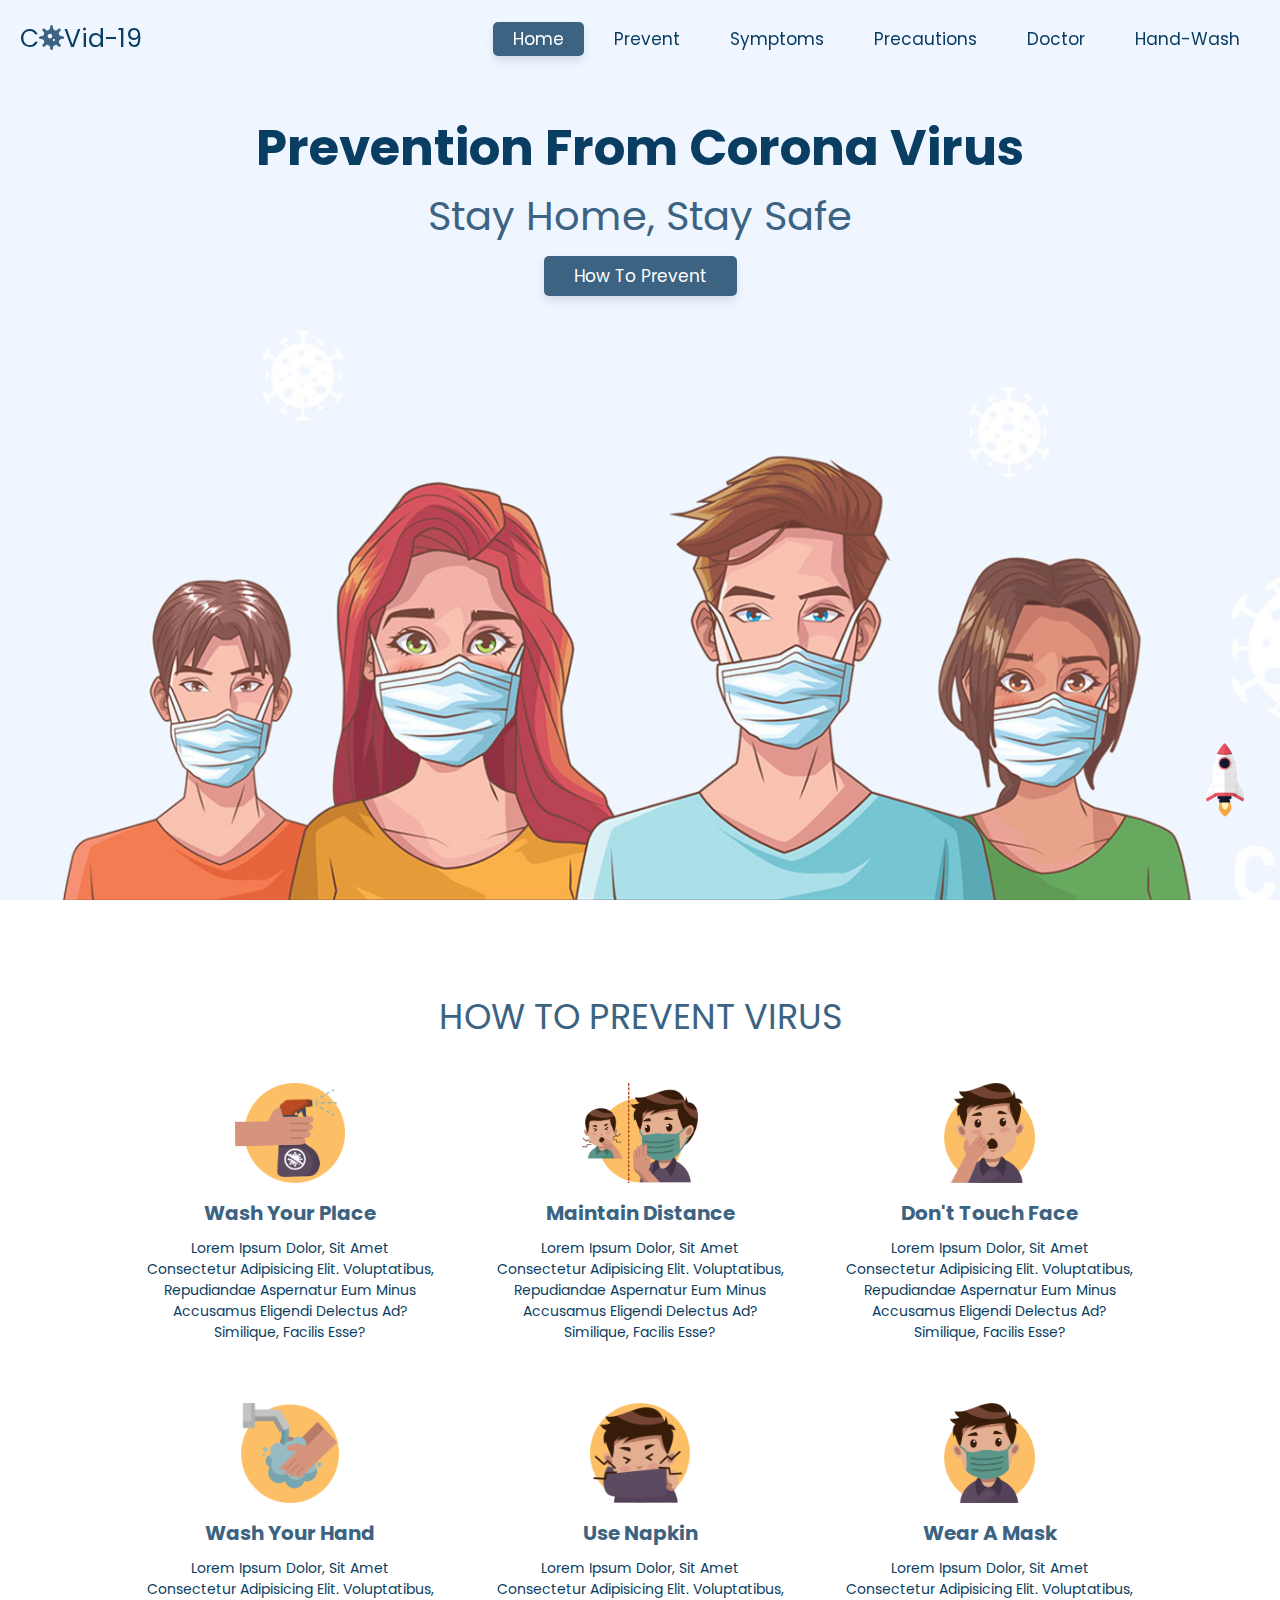
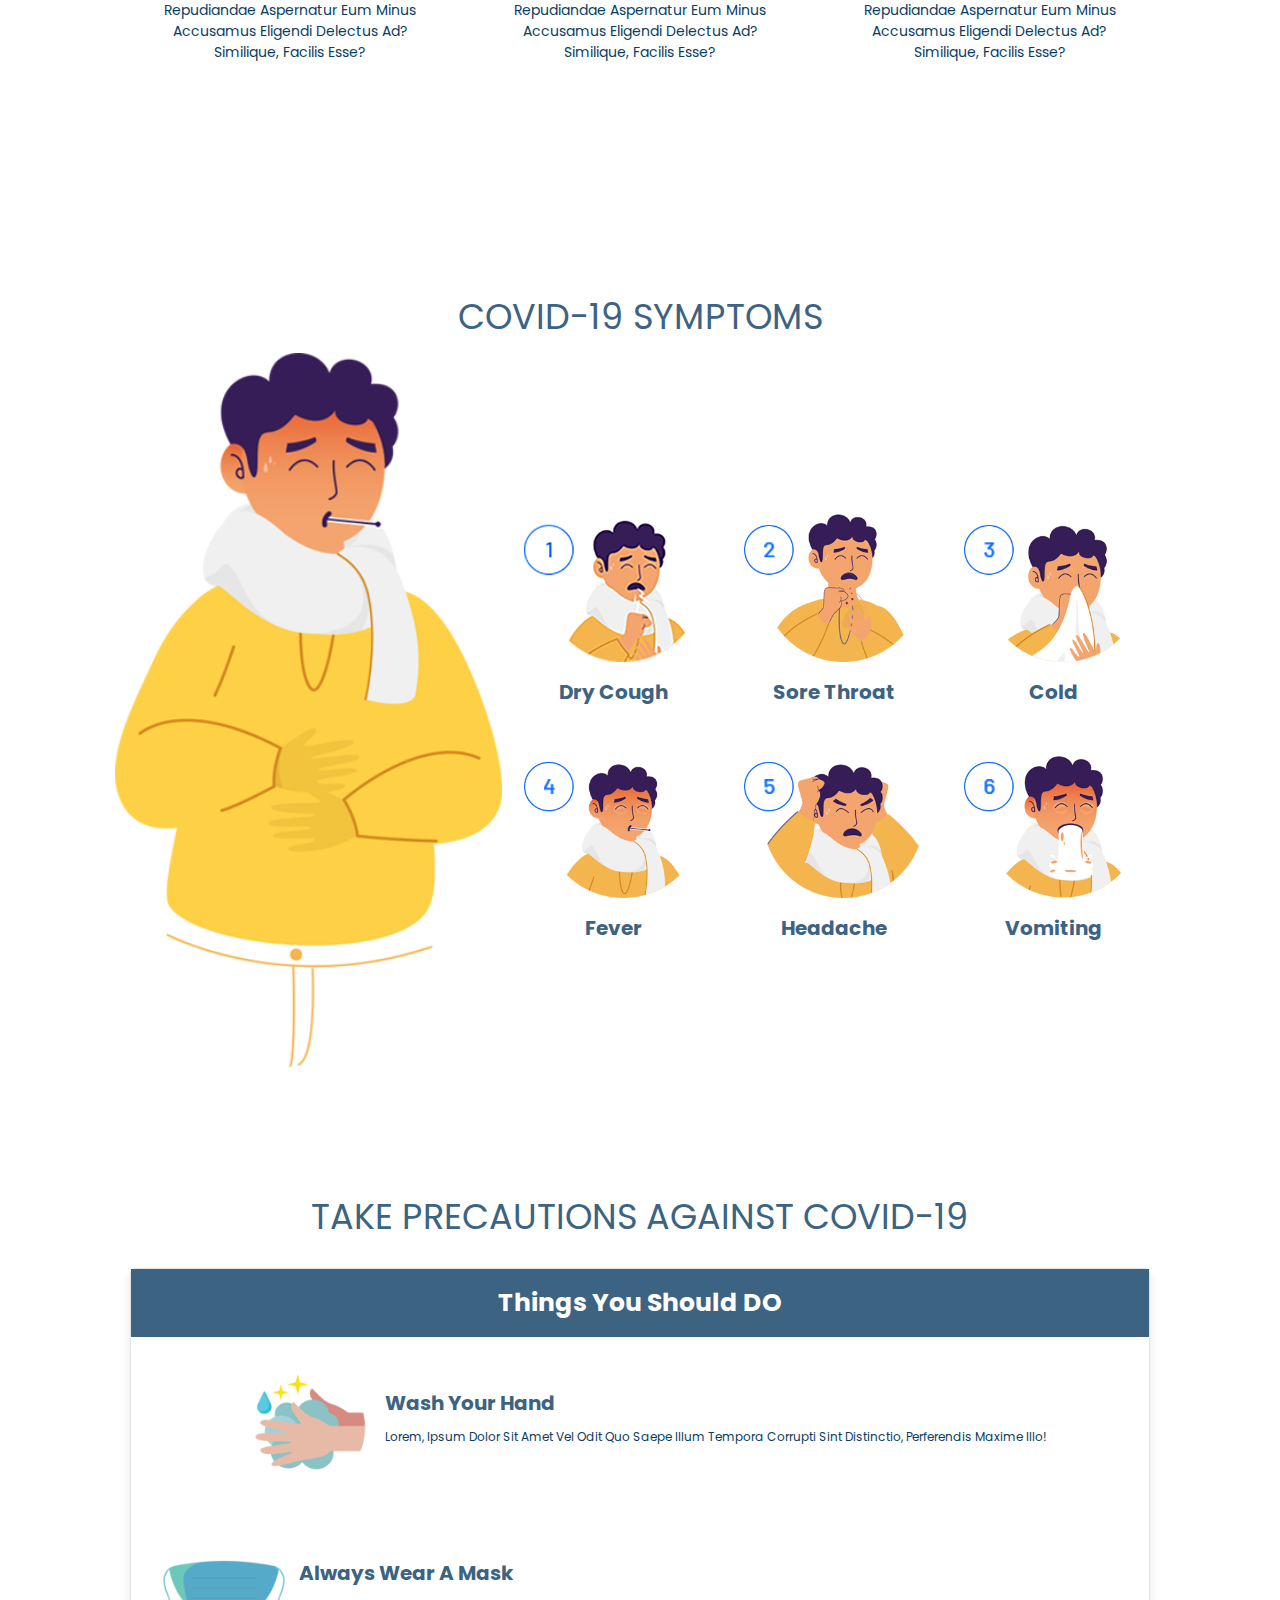
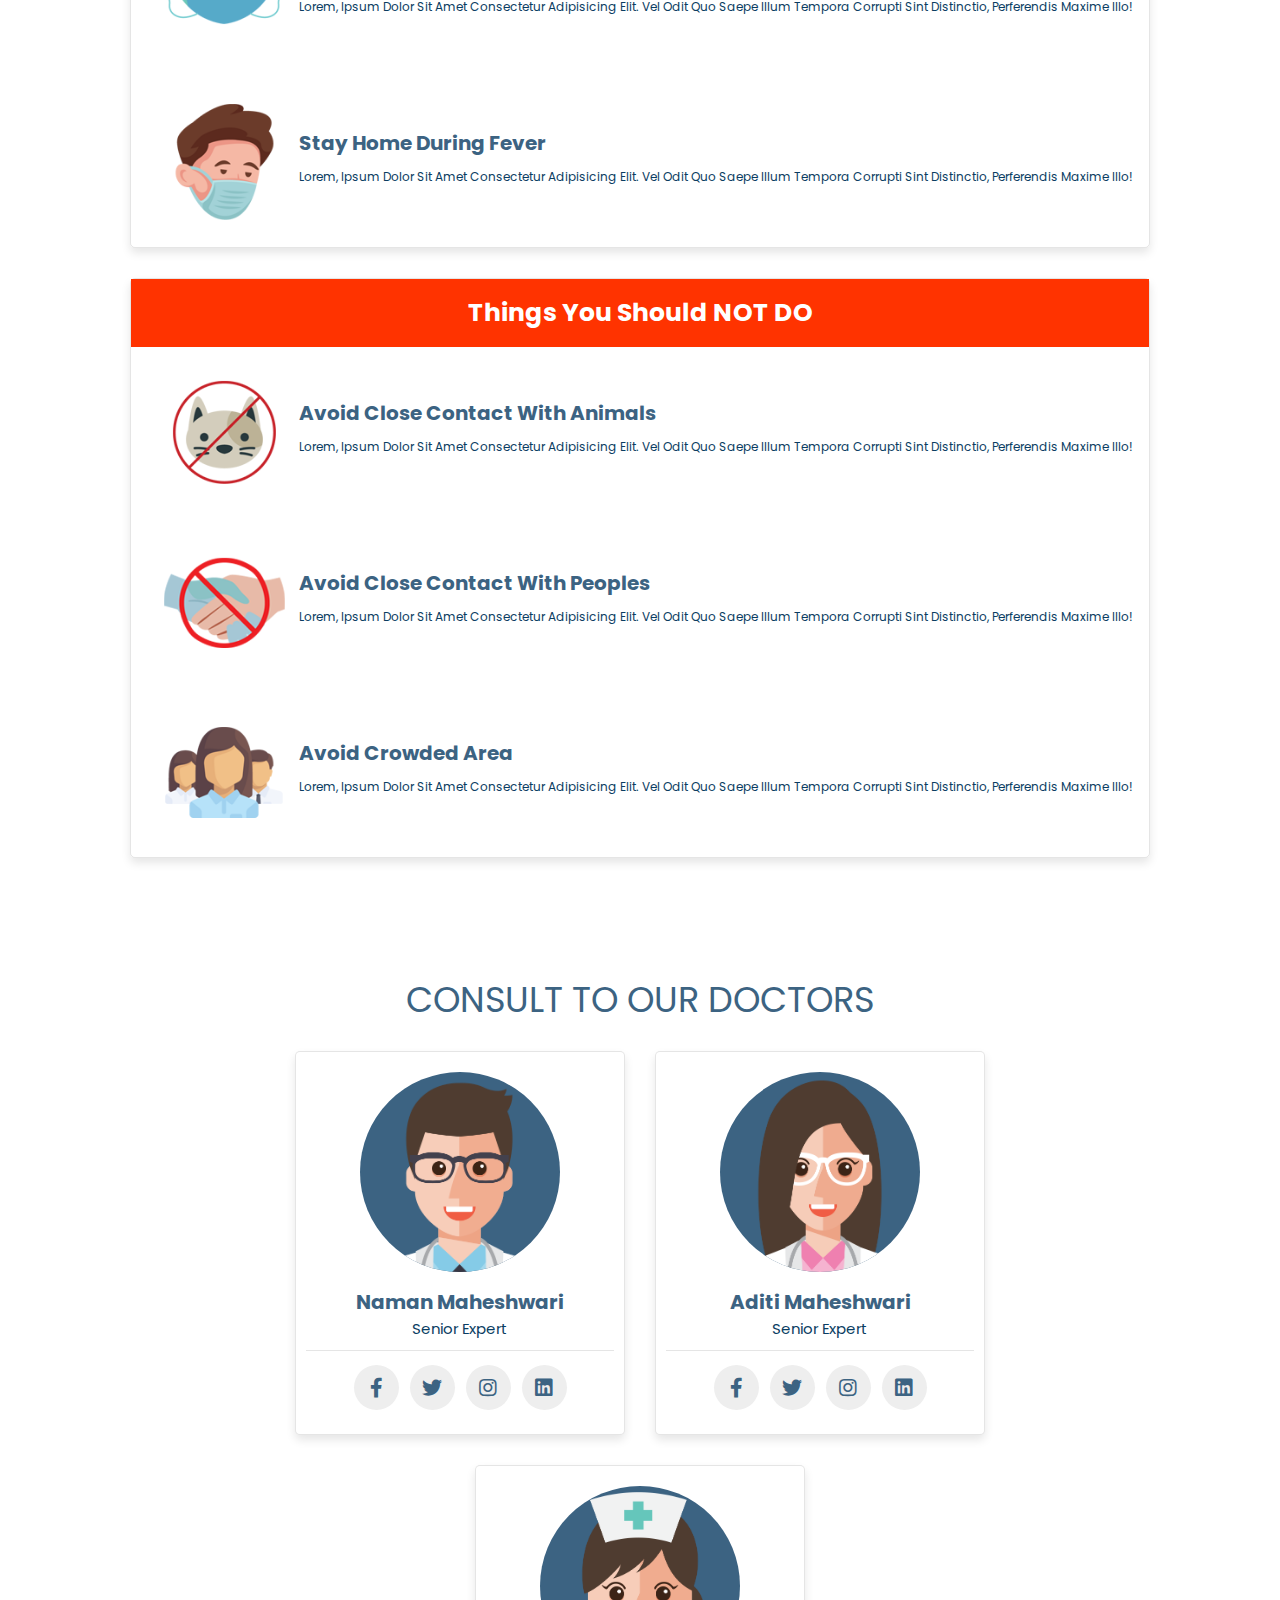
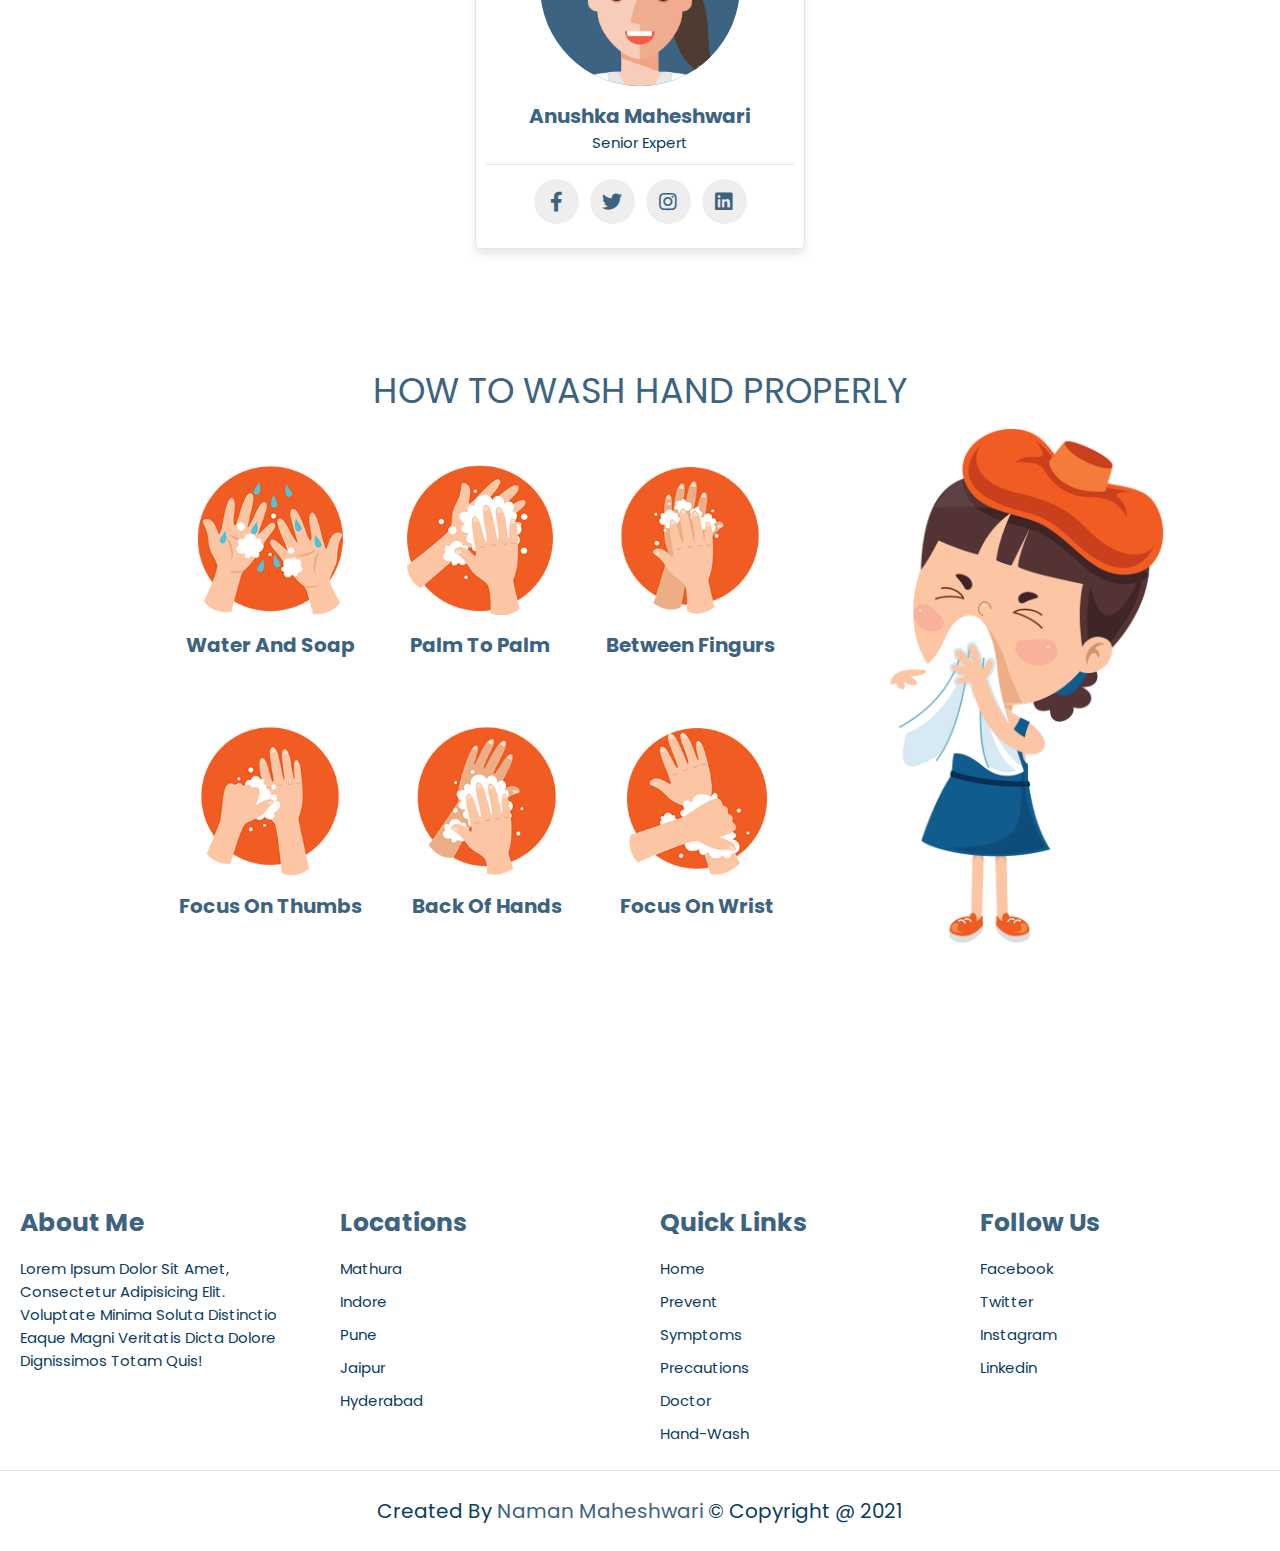
<file: index.html>
<!DOCTYPE html>
<html lang="en">
<head>
    <meta charset="UTF-8">
    <meta name="viewport" content="width=device-width, initial-scale=1.0">
    <title>COVID HELP</title>

    <!-- font awesome cdn link  -->
    <link rel="stylesheet" href="https://cdnjs.cloudflare.com/ajax/libs/font-awesome/5.15.3/css/all.min.css">

    <!-- custom css file link  -->
    <link rel="stylesheet" href="css/style.css">

</head>
<body>
    
<!-- header section starts  -->

<header>

    <a href="#" class="logo">c<span class="fas fa-virus"></span>vid-19</a>

    <div id="menu" class="fas fa-bars"></div>

    <nav class="navbar">
        <a class="active" href="#home">home</a>
        <a href="#prevent">prevent</a>
        <a href="#symptoms">symptoms</a>
        <a href="#precautions">precautions</a>
        <a href="#doctor">doctor</a>
        <a href="#hand-wash">hand-wash</a>
    </nav>

</header>

<!-- header section ends -->

<!-- home section starts  -->

<section class="home" id="home">

    <div class="content">
        <h1>Prevention from Corona Virus</h1>
        <h3>stay home, stay safe</h3>
        <a href="https://www.mohfw.gov.in" class="btn">how to prevent</a>
    </div>

</section>

<!-- home section ends -->

<!-- prevent section starts  -->

<section class="prevent" id="prevent">

    <h1 class="heading"> how to prevent virus </h1>

    <div class="box-container">

        <div class="box">
            <img src="images/pre-1.png" alt="">
            <h3>wash your place</h3>
            <p>Lorem ipsum dolor, sit amet consectetur adipisicing elit. Voluptatibus, repudiandae aspernatur eum minus accusamus eligendi delectus ad? Similique, facilis esse?</p>
        </div>

        <div class="box">
            <img src="images/pre-2.png" alt="">
            <h3>maintain distance</h3>
            <p>Lorem ipsum dolor, sit amet consectetur adipisicing elit. Voluptatibus, repudiandae aspernatur eum minus accusamus eligendi delectus ad? Similique, facilis esse?</p>
        </div>

        <div class="box">
            <img src="images/pre-3.png" alt="">
            <h3>don't touch face</h3>
            <p>Lorem ipsum dolor, sit amet consectetur adipisicing elit. Voluptatibus, repudiandae aspernatur eum minus accusamus eligendi delectus ad? Similique, facilis esse?</p>
        </div>

        <div class="box">
            <img src="images/pre-4.png" alt="">
            <h3>wash your hand</h3>
            <p>Lorem ipsum dolor, sit amet consectetur adipisicing elit. Voluptatibus, repudiandae aspernatur eum minus accusamus eligendi delectus ad? Similique, facilis esse?</p>
        </div>

        <div class="box">
            <img src="images/pre-5.png" alt="">
            <h3>use napkin</h3>
            <p>Lorem ipsum dolor, sit amet consectetur adipisicing elit. Voluptatibus, repudiandae aspernatur eum minus accusamus eligendi delectus ad? Similique, facilis esse?</p>
        </div>

        <div class="box">
            <img src="images/pre-6.png" alt="">
            <h3>wear a mask</h3>
            <p>Lorem ipsum dolor, sit amet consectetur adipisicing elit. Voluptatibus, repudiandae aspernatur eum minus accusamus eligendi delectus ad? Similique, facilis esse?</p>
        </div>

    </div>

</section>

<!-- prevent section ends -->

<!-- symptoms section starts  -->

<section class="symptoms" id="symptoms">

    <h1 class="heading">covid-19 symptoms</h1>

    <div class="column">

        <div class="main-image">
            <img src="images/main-symp-img.png" alt="">
        </div>

        <div class="box-container">

            <div class="box">
                <img src="images/symp-a.png" alt="">
                <h3>dry cough</h3>
            </div>

            <div class="box">
                <img src="images/symp-b.png" alt="">
                <h3>sore throat</h3>
            </div>

            <div class="box">
                <img src="images/symp-c.png" alt="">
                <h3>cold</h3>
            </div>

            <div class="box">
                <img src="images/symp-d.png" alt="">
                <h3>fever</h3>
            </div>

            <div class="box">
                <img src="images/symp-e.png" alt="">
                <h3>headache</h3>
            </div>

            <div class="box">
                <img src="images/symp-f.png" alt="">
                <h3>vomiting</h3>
            </div>

        </div>

    </div>

</section>

<!-- symptoms section ends -->

<!-- precautions section starts  -->

<section class="precautions" id="precautions">

    <h1 class="heading">take precautions against covid-19</h1>

    <div class="column">

        <div class="box-container">

            <h3 class="title">things you should DO</h3>

            <div class="box">
                <img src="images/do-img1.png" alt="">
                <div class="info">
                    <h3>wash your hand</h3>
                    <p>Lorem, ipsum dolor sit amet Vel odit quo saepe illum tempora corrupti sint distinctio, perferendis maxime illo!</p>
                </div>
            </div>

            <div class="box">
                <img src="images/do-img2.png" alt="">
                <div class="info">
                    <h3>always wear a mask</h3>
                    <p>Lorem, ipsum dolor sit amet consectetur adipisicing elit. Vel odit quo saepe illum tempora corrupti sint distinctio, perferendis maxime illo!</p>
                </div>
            </div>

            <div class="box">
                <img src="images/do-img3.png" alt="">
                <div class="info">
                    <h3>stay home during fever</h3>
                    <p>Lorem, ipsum dolor sit amet consectetur adipisicing elit. Vel odit quo saepe illum tempora corrupti sint distinctio, perferendis maxime illo!</p>
                </div>
            </div>

        </div>

        <div class="box-container">

            <h3 class="title">things you should NOT DO</h3>

            <div class="box">
                <img src="images/dont-img1.png" alt="">
                <div class="info">
                    <h3>avoid close contact with animals</h3>
                    <p>Lorem, ipsum dolor sit amet consectetur adipisicing elit. Vel odit quo saepe illum tempora corrupti sint distinctio, perferendis maxime illo!</p>
                </div>
            </div>

            <div class="box">
                <img src="images/dont-img2.png" alt="">
                <div class="info">
                    <h3>avoid close contact with peoples</h3>
                    <p>Lorem, ipsum dolor sit amet consectetur adipisicing elit. Vel odit quo saepe illum tempora corrupti sint distinctio, perferendis maxime illo!</p>
                </div>
            </div>

            <div class="box">
                <img src="images/dont-img3.png" alt="">
                <div class="info">
                    <h3>avoid crowded area</h3>
                    <p>Lorem, ipsum dolor sit amet consectetur adipisicing elit. Vel odit quo saepe illum tempora corrupti sint distinctio, perferendis maxime illo!</p>
                </div>
            </div>

        </div>

    </div>

</section>

<!-- precautions section ends -->

<!-- doctor section start  -->

<section class="doctor" id="doctor">

    <h1 class="heading">consult to our doctors</h1>

    <div class="box-container">

        <div class="box">
            <img src="images/doc1.png" alt="">
            <h3>Naman Maheshwari</h3>
            <span>senior expert</span>
            <div class="share">
               
                
                <a href="https://m.facebook.com/naman.maheshwari.5203" class="fab fa-facebook-f"></a>
                <a href="https://twitter.com/NamanMa70471179" class="fab fa-twitter"></a>
                <a href="https://www.instagram.com/invincible__naman/" class="fab fa-instagram"></a>
                <a href="https://www.linkedin.com/in/naman-maheshwari-a147981a0/" class="fab fa-linkedin"></a>
            </div>
        </div>

        <div class="box">
            <img src="images/doc2.png" alt="">
            <h3>Aditi Maheshwari</h3>
            <span>senior expert</span>
            <div class="share">
               
                
                <a href="https://m.facebook.com/naman.maheshwari.5203" class="fab fa-facebook-f"></a>
                <a href="https://twitter.com/NamanMa70471179" class="fab fa-twitter"></a>
                <a href="https://www.instagram.com/invincible__naman/" class="fab fa-instagram"></a>
                <a href="https://www.linkedin.com/in/naman-maheshwari-a147981a0/" class="fab fa-linkedin"></a>
            </div>
        </div>

        <div class="box">
            <img src="images/doc3.png" alt="">
            <h3>Anushka Maheshwari</h3>
            <span>senior expert</span>
            <div class="share">
              
                
                <a href="https://m.facebook.com/naman.maheshwari.5203" class="fab fa-facebook-f"></a>
                <a href="https://twitter.com/NamanMa70471179" class="fab fa-twitter"></a>
                <a href="https://www.instagram.com/invincible__naman/" class="fab fa-instagram"></a>
                <a href="https://www.linkedin.com/in/naman-maheshwari-a147981a0/" class="fab fa-linkedin"></a>
            </div>
        </div>

    </div>

</section>

<!-- doctor section ends -->

<!-- hand-wash section starts  -->

<section class="hand-wash" id="hand-wash">

    <h1 class="heading">how to wash hand properly</h1>

    <div class="column">

        <div class="box-container">

            <div class="box">
                <img src="images/wash-a.png" alt="">
                <h3>water and soap</h3>
            </div>

            <div class="box">
                <img src="images/wash-b.png" alt="">
                <h3>palm to palm</h3>
            </div>

            <div class="box">
                <img src="images/wash-c.png" alt="">
                <h3>Between Fingurs</h3>
            </div>

            <div class="box">
                <img src="images/wash-d.png" alt="">
                <h3>Focus on Thumbs</h3>
            </div>

            <div class="box">
                <img src="images/wash-e.png" alt="">
                <h3>Back of Hands</h3>
            </div>

            <div class="box">
                <img src="images/wash-f.png" alt="">
                <h3>Focus on wrist</h3>
            </div>

        </div>

        <div class="main-image">
            <img src="images/main-wash-img.png" alt="">
        </div>

    </div>

</section>

<!-- hand-wash section ends -->

<!-- footer section starts  -->

<div class="footer">

    <div class="box-container">

        <div class="box">
            <h3>about me</h3>
            <p>Lorem ipsum dolor sit amet, consectetur adipisicing elit. Voluptate minima soluta distinctio eaque magni veritatis dicta dolore dignissimos totam quis!</p>
        </div>

        <div class="box">
            <h3>locations</h3>
            <a href="#">Mathura</a>
            <a href="#">Indore</a>
            <a href="#">Pune</a>
            <a href="#">Jaipur</a>
            <a href="#">Hyderabad</a>
        </div>

        <div class="box">
            <h3>quick links</h3>
            <a href="#home">home</a>
            <a href="#prevent">prevent</a>
            <a href="#symptoms">symptoms</a>
            <a href="#precautions">precautions</a>
            <a href="#doctor">doctor</a>
            <a href="#hand-wash">hand-wash</a>
        </div>

        <div class="box">
            <h3>follow us</h3>
            <a href="https://m.facebook.com/naman.maheshwari.5203">facebook</a>
            <a href="https://twitter.com/NamanMa70471179">twitter</a>
            <a href="https://www.instagram.com/invincible__naman/">instagram</a>
            <a href="https://www.linkedin.com/in/naman-maheshwari-a147981a0/">linkedin</a>
        </div>

    </div>

    <h1 class="credit"> created by <a href="#">Naman Maheshwari</a> &copy; copyright @ 2021 </h1>

</div>

<!-- footer section ends -->

<!-- scroll top  -->

<a href="#home" class="scroll-top">
    <img src="images/scroll-img.png" alt="">
</a>


<!-- jquery cdn link  -->
<script src="https://cdnjs.cloudflare.com/ajax/libs/jquery/3.6.0/jquery.min.js"></script>

<!-- custom js file link  -->
<script src="js/script.js"></script>


</body>
</html>
</file>
<file: css/style.css>
@import url('https://fonts.googleapis.com/css2?family=Poppins:wght@100;200;300;400&display=swap');

:root{
    --blue:#3c6382;
    --dark-blue:#0a3d62;
}

*{
    font-family: 'Poppins', sans-serif;
    margin:0; padding:0;
    box-sizing: border-box;
    text-decoration: none;
    outline: none;
    border:none;
    text-transform: capitalize;
    transition: all .3s cubic-bezier(.38,1.15,.7,1.12);
}

*::selection{
    background:var(--dark-blue);
    color:#fff;
}

html{
    font-size: 62.5%;
    overflow-x: hidden;
}

section{
    min-height: 100vh;
    padding:1rem 9%;
    padding-top: 8rem;
}

.heading{
    text-align: center;
    color:var(--blue);
    font-size: 3.5rem;
    text-transform: uppercase;
    font-weight: normal;
    padding:1rem;
}

header{
    width:100%;
    display: flex;
    align-items: center;
    justify-content: space-between;
    position: fixed;
    top:0; left:0;
    z-index: 1000;
    padding:2rem;
}

header .logo{
    font-size: 2.5rem;
    color:var(--dark-blue);
}

header .logo span{
    color:var(--blue);
}

header .navbar a{
    font-size: 1.7rem;
    margin-left: .7rem;
    padding:.5rem 2rem;
    border-radius: .5rem;
    color:var(--dark-blue);
}

header .navbar a.active,
header .navbar a:hover{
    background: var(--blue);
    color:#fff;
    box-shadow: 0 .5rem 1rem rgba(0,0,0,.1);
}

header.sticky{
    background:#fff;
    box-shadow: 0 .5rem 1rem rgba(0,0,0,.1);
}

#menu{
    font-size: 3rem;
    color:var(--blue);
    cursor: pointer;
    display: none;
}

.home{
    background:url(../images/home-bg.jpg) no-repeat;
    background-size: cover;
    background-position: center;
    background-attachment: fixed;
}

.home .content{
    text-align: center;
    padding-top: 3rem;
}

.home .content h1{
    font-size: 5rem;
    color:var(--dark-blue);
}

.home .content h3{
    font-size: 4rem;
    color:var(--blue);
    font-weight: normal;
}

.home .content .btn{
    display: inline-block;
    padding:.7rem 3rem;
    color:#fff;
    background:var(--blue);
    border-radius: .5rem;
    box-shadow: 0 .5rem 1rem rgba(0,0,0,.1);
    margin-top: 1rem;
    font-size: 1.7rem;
}

.home .content .btn:hover{
    background:var(--dark-blue);
}

.prevent .box-container{
    display: flex;
    align-items: center;
    justify-content: center;
    flex-wrap: wrap;
}

.prevent .box-container .box{
    flex:1 1 30rem;
    border-radius: .5rem;
    margin:1rem;
    padding:1rem;
    text-align: center;
}

.prevent .box-container .box img{
    height:12rem;
    padding:1rem;
}

.prevent .box-container .box h3{
    color:var(--blue);
    font-size: 2rem;
}

.prevent .box-container .box p{
    color:var(--dark-blue);
    font-size: 1.4rem;
    padding:1rem;
}

.prevent .box-container .box:hover{
    box-shadow: 0 .5rem 1rem rgba(0,0,0,.1);
}

.symptoms{
    background:url(../images/background-img.jpg) no-repeat;
    background-size: cover;
    background-position: center;
    background-attachment: fixed;
}

.symptoms .column{
    display: flex;
    align-items: center;
    justify-content: center;
}

.symptoms .column .main-image img{
    width: 43vh;
}

.symptoms .column .box-container{
    display: flex;
    align-items: center;
    justify-content: center;
    flex-wrap: wrap;
}

.symptoms .column .box-container .box{
    margin:1rem;
    text-align: center;
}

.symptoms .column .box-container .box img{
    width:20rem;
    padding:1rem;
}

.symptoms .column .box-container .box h3{
    font-size: 2rem;
    color:var(--blue);
}

.precautions .column{
    display: flex;
    justify-content: center;
    flex-wrap: wrap;
}

.precautions .column .box-container{
    margin:1.5rem;
    flex:1 1 50rem;
    border:.1rem solid rgba(0,0,0,.1);
    box-shadow: 0 .5rem 1rem rgba(0,0,0,.1);
    border-radius: .5rem;
}

.precautions .column .box-container .title{
    padding:1.5rem .5rem;
    text-align: center;
    font-size: 2.5rem;
    background:var(--blue);
    color:#fff;
}

.precautions .column .box-container:last-child .title{
    background:#ff3300;
}

.precautions .column .box-container .box{
    display: flex;
    justify-content: center;
    align-items: center;
    padding:1rem;
}

.precautions .column .box-container .box img{
    width:15rem;
    padding:1rem;
}

.precautions .column .box-container .box h3{
    font-size: 2rem;
    color:var(--blue);
}

.precautions .column .box-container .box p{
    font-size: 1.2rem;
    color:var(--dark-blue);
    padding:1rem 0;
}

.doctor{
    background:url(../images/background-img.jpg) no-repeat;
    background-size: cover;
    background-position: center;
    background-attachment: fixed;
}

.doctor .box-container{
    display: flex;
    justify-content: center;
    align-items: center;
    flex-wrap: wrap;
}

.doctor .box-container .box{
    border-radius: .5rem;
    box-shadow: 0 .5rem 1rem rgba(0,0,0,.1);
    padding:1rem;
    margin:1.5rem;
    text-align: center;
    background:#fff;
    border:.1rem solid rgba(0,0,0,.1);
    width:33rem;
}

.doctor .box-container .box img{
    margin:1rem;
    border-radius: 50%;
    height:20rem;
    width:20rem;
    object-fit: cover;
    background:var(--blue);
}

.doctor .box-container .box h3{
    font-size: 2rem;
    color:var(--blue);
}

.doctor .box-container .box span{
    font-size: 1.5rem;
    color:var(--dark-blue);
}

.doctor .box-container .box .share{
    border-top: .1rem solid rgba(0,0,0,.1);
    padding:1rem;
    margin-top: 1rem;
}

.doctor .box-container .box .share a{
    border-radius: 50%;
    height: 4.5rem;
    width:4.5rem;
    line-height: 4.5rem;
    font-size: 2rem;
    margin: .4rem;
    background:#eee;
    color:var(--blue);
}

.doctor .box-container .box .share a:hover{
    background:var(--blue);
    color:#fff;
    transform: rotate(360deg);
}

.hand-wash .column{
    display: flex;
    justify-content: center;
}

.hand-wash .column .main-image img{
    width:25vw;
}

.hand-wash .column .box-container{
    display: flex;
    justify-content: center;
    align-items: center;
    flex-wrap: wrap;
}

.hand-wash .column .box-container .box{
    text-align: center;
    margin:2rem;
}

.hand-wash .column .box-container .box img{
    width: 17rem;
    height: 17rem;
    padding:1rem;
}

.hand-wash .column .box-container .box h3{
    font-size: 2rem;
    color:var(--blue);
}

.footer{
    background:url(../images/background-img.jpg) no-repeat;
    background-size: cover;
    background-position: center;
    background-attachment: fixed;
}

.footer .box-container{
    display: flex;
    flex-wrap: wrap;
}

.footer .box-container .box{
    flex:1 1 25rem;
    margin:2rem;
}

.footer .box-container .box h3{
    font-size: 2.5rem;
    color:var(--blue);
    padding:1rem 0;
}

.footer .box-container .box p{
    font-size: 1.5rem;
    color:var(--dark-blue);
    padding:.5rem 0;
}

.footer .box-container .box a{
    font-size: 1.5rem;
    color:var(--dark-blue);
    padding:.5rem 0;
    display: block;
}

.footer a:hover{
    text-decoration: underline;
}

.footer .credit{
    font-size: 2rem;
    font-weight: normal;
    text-align: center;
    border-top: .1rem solid rgba(0,0,0,.1);
    padding:2.5rem 1rem;
    color:var(--dark-blue);
}

.footer .credit a{
    color:var(--blue);
}

.scroll-top{
    position: fixed;
    bottom:7.5rem; right:1.5rem;
    z-index: 1000;
}

.scroll-top img{
    width:8rem;
    animation: float 3s linear infinite;
}

@keyframes float{
    100%, 0%{
        transform: translateY(0rem);
    }

    50%{
        transform: translateY(-3rem);
    }

}









/* media queries  */

@media (max-width:1200px){

    html{
        font-size: 55%;
    }

}

@media (max-width:991px){

    section{
        padding:1rem 3%;
        padding-top: 8rem;
    }

    #menu{
        display: block;
    }

    header .navbar{
        position: absolute;
        top:100%; left: 0;
        width:100%;
        background:#fff;
        padding:2rem;
        border-top: .1rem  solid rgba(0,0,0,.1);
        transform-origin: top;
        transform: scaleY(0);
        opacity: 0;
    }

    header .navbar.nav-toggle{
        transform: scaleY(1);
        opacity: 1;
    }

    header .navbar a{
        display: block;
        margin:1.5rem 0;
        font-size: 2rem;
    }

    .fa-times{
        transform: rotate(180deg);
    }

    .symptoms .column .main-image img{
        display: none;
    }

    .hand-wash .column .main-image img{
        display: none;
    }

}

@media (max-width:768px){

    html{
        font-size: 50%;
    }

    .home .content h1{
        font-size: 4rem;
    }

    .home .content h3{
        font-size: 3.5rem;
    }

}

@media (max-width:450px){

    .home .content h1{
        font-size: 3.5rem;
    }

    .home .content h3{
        font-size: 2.5rem;
    }

    .symptoms .column .box-container .box img{
        width:14rem;
    }

    .precautions .column .box-container .box{
        flex-flow: column;
        text-align: center;
    }

    .doctor .box-container .box{
        width:100%;
    }

}
</file>
